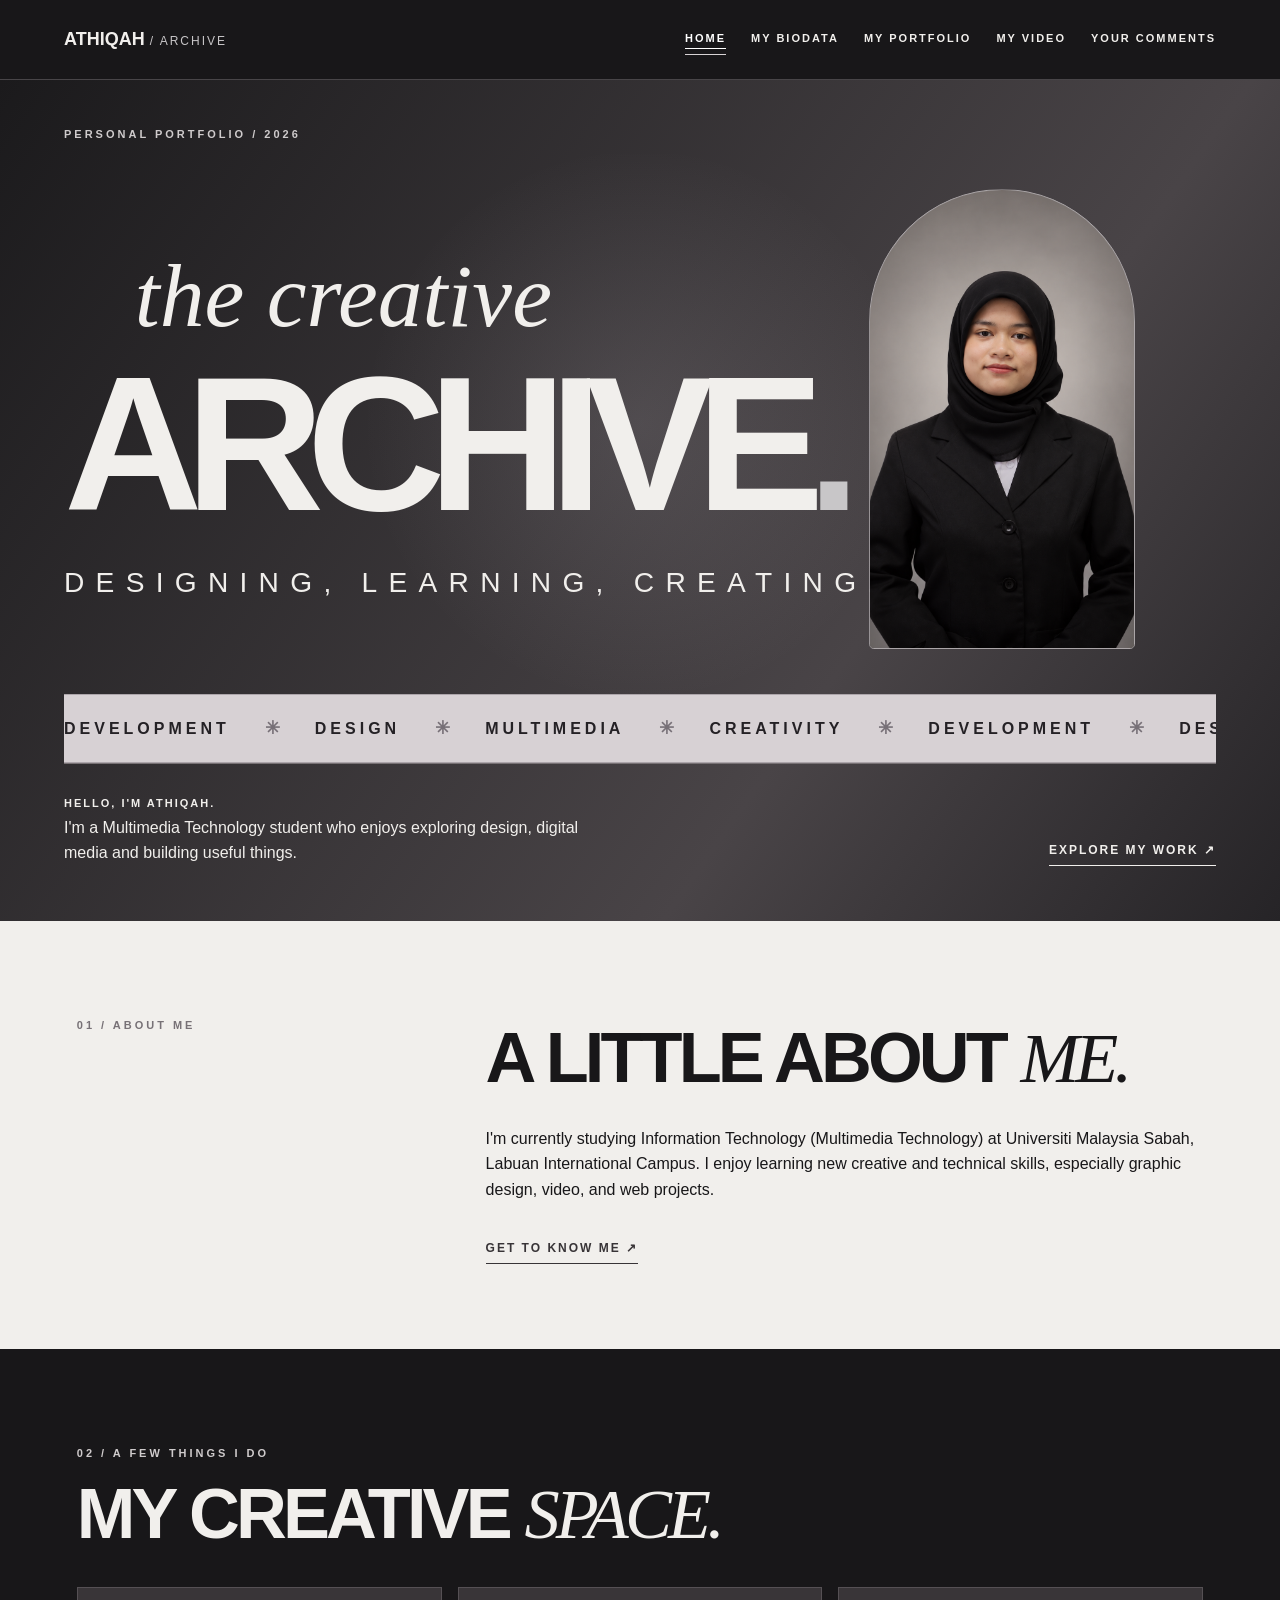
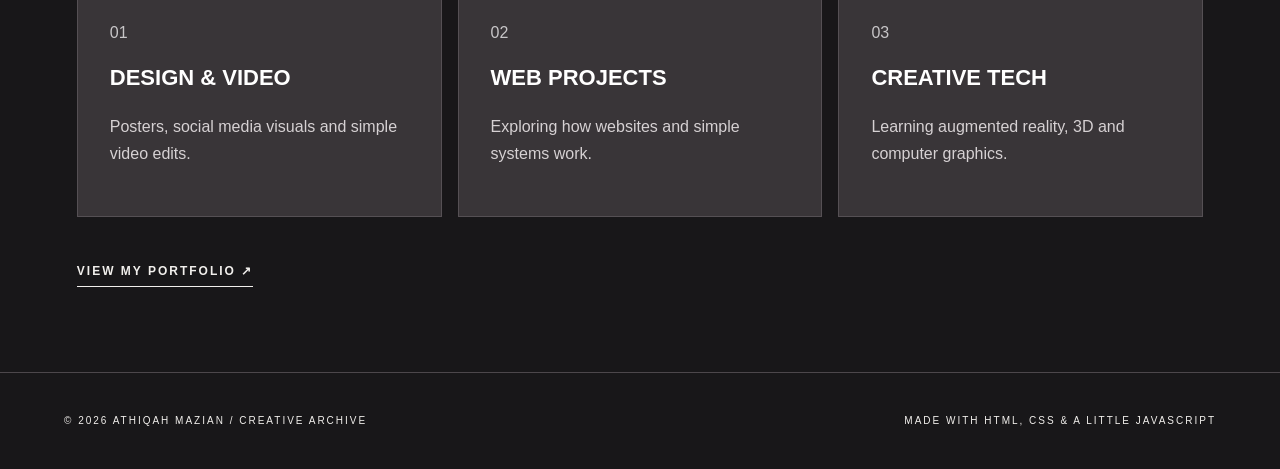
<file: index.html>
<!DOCTYPE html>
<html lang="en">
<head>
  <meta charset="UTF-8">
  <meta name="viewport" content="width=device-width, initial-scale=1.0">
  <title>Home | Athiqah's Creative Archive</title>
  <link rel="stylesheet" href="css/style.css">
</head>
<body>
  <header class="site-header">
    <a class="logo" href="index.html">ATHIQAH <span>/ ARCHIVE</span></a>
    <nav class="nav" aria-label="Main navigation">
      <a href="index.html" class="active">HOME</a>
<a href="biodata.html">MY BIODATA</a>
<a href="portfolio.html">MY PORTFOLIO</a>
<a href="video.html">MY VIDEO</a>
<a href="comments.html">YOUR COMMENTS</a>
    </nav>
  </header>
  <main>
    <section class="hero">
      <p class="small-label">PERSONAL PORTFOLIO / 2026</p>
      <div class="hero-composition">
        <div class="hero-words">
          <p class="serif">the creative</p>
          <h1>ARCHIVE<span>.</span></h1>
          <p class="tracking">DESIGNING, LEARNING, CREATING.</p>
        </div>
        <!-- EDIT PHOTO: save your image as assets/images/profile.jpg -->
        <div class="portrait-frame"><img src="assets/images/profile.jpg" alt="Portrait of Athiqah" onerror="this.style.display='none'"><span class="portrait-note">YOUR PHOTO<br>profile.jpg</span></div>
      </div>
      <div class="hero-bottom"><p><strong>HELLO, I'M ATHIQAH.</strong><br>I'm a Multimedia Technology student who enjoys exploring design, digital media and building useful things.</p><a class="text-link" href="portfolio.html">EXPLORE MY WORK ↗</a></div>
    </section>
    <section class="section light-section two-column"><p class="small-label dark-label">01 / ABOUT ME</p><div><h2>A LITTLE ABOUT <em>ME.</em></h2><p>I'm currently studying Information Technology (Multimedia Technology) at Universiti Malaysia Sabah, Labuan International Campus. I enjoy learning new creative and technical skills, especially graphic design, video, and web projects.</p><a class="text-link dark-link" href="biodata.html">GET TO KNOW ME ↗</a></div></section>
    <section class="section"><div class="section-heading"><p class="small-label">02 / A FEW THINGS I DO</p><h2>MY CREATIVE <em>SPACE.</em></h2></div><div class="three-grid"><article class="tile"><span>01</span><h3>DESIGN & VIDEO</h3><p>Posters, social media visuals and simple video edits.</p></article><article class="tile"><span>02</span><h3>WEB PROJECTS</h3><p>Exploring how websites and simple systems work.</p></article><article class="tile"><span>03</span><h3>CREATIVE TECH</h3><p>Learning augmented reality, 3D and computer graphics.</p></article></div><a class="text-link" href="portfolio.html">VIEW MY PORTFOLIO ↗</a></section>
  </main>
  <footer class="footer"><p>© <span id="year">2026</span> ATHIQAH MAZIAN / CREATIVE ARCHIVE</p><p>MADE WITH HTML, CSS & A LITTLE JAVASCRIPT</p></footer>
  <script src="js/script.js"></script>
</body>
</html>
</file>
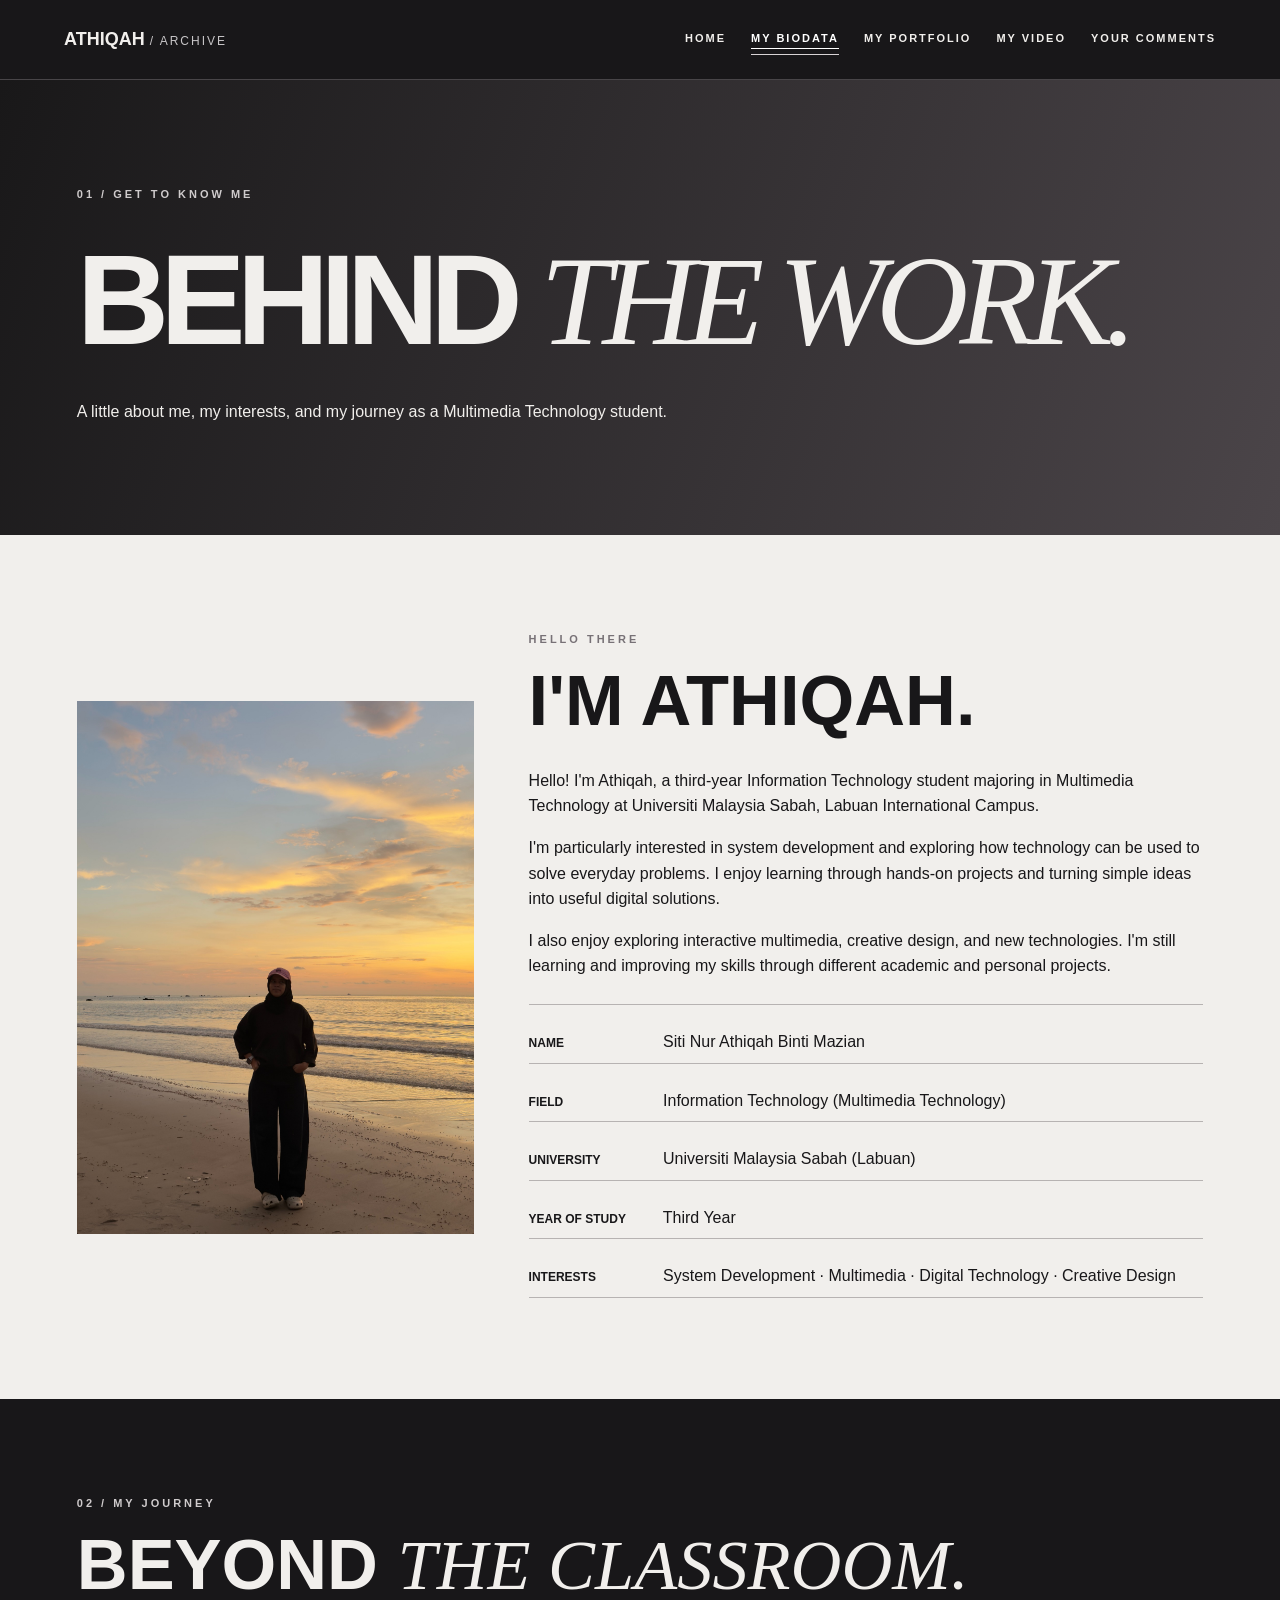
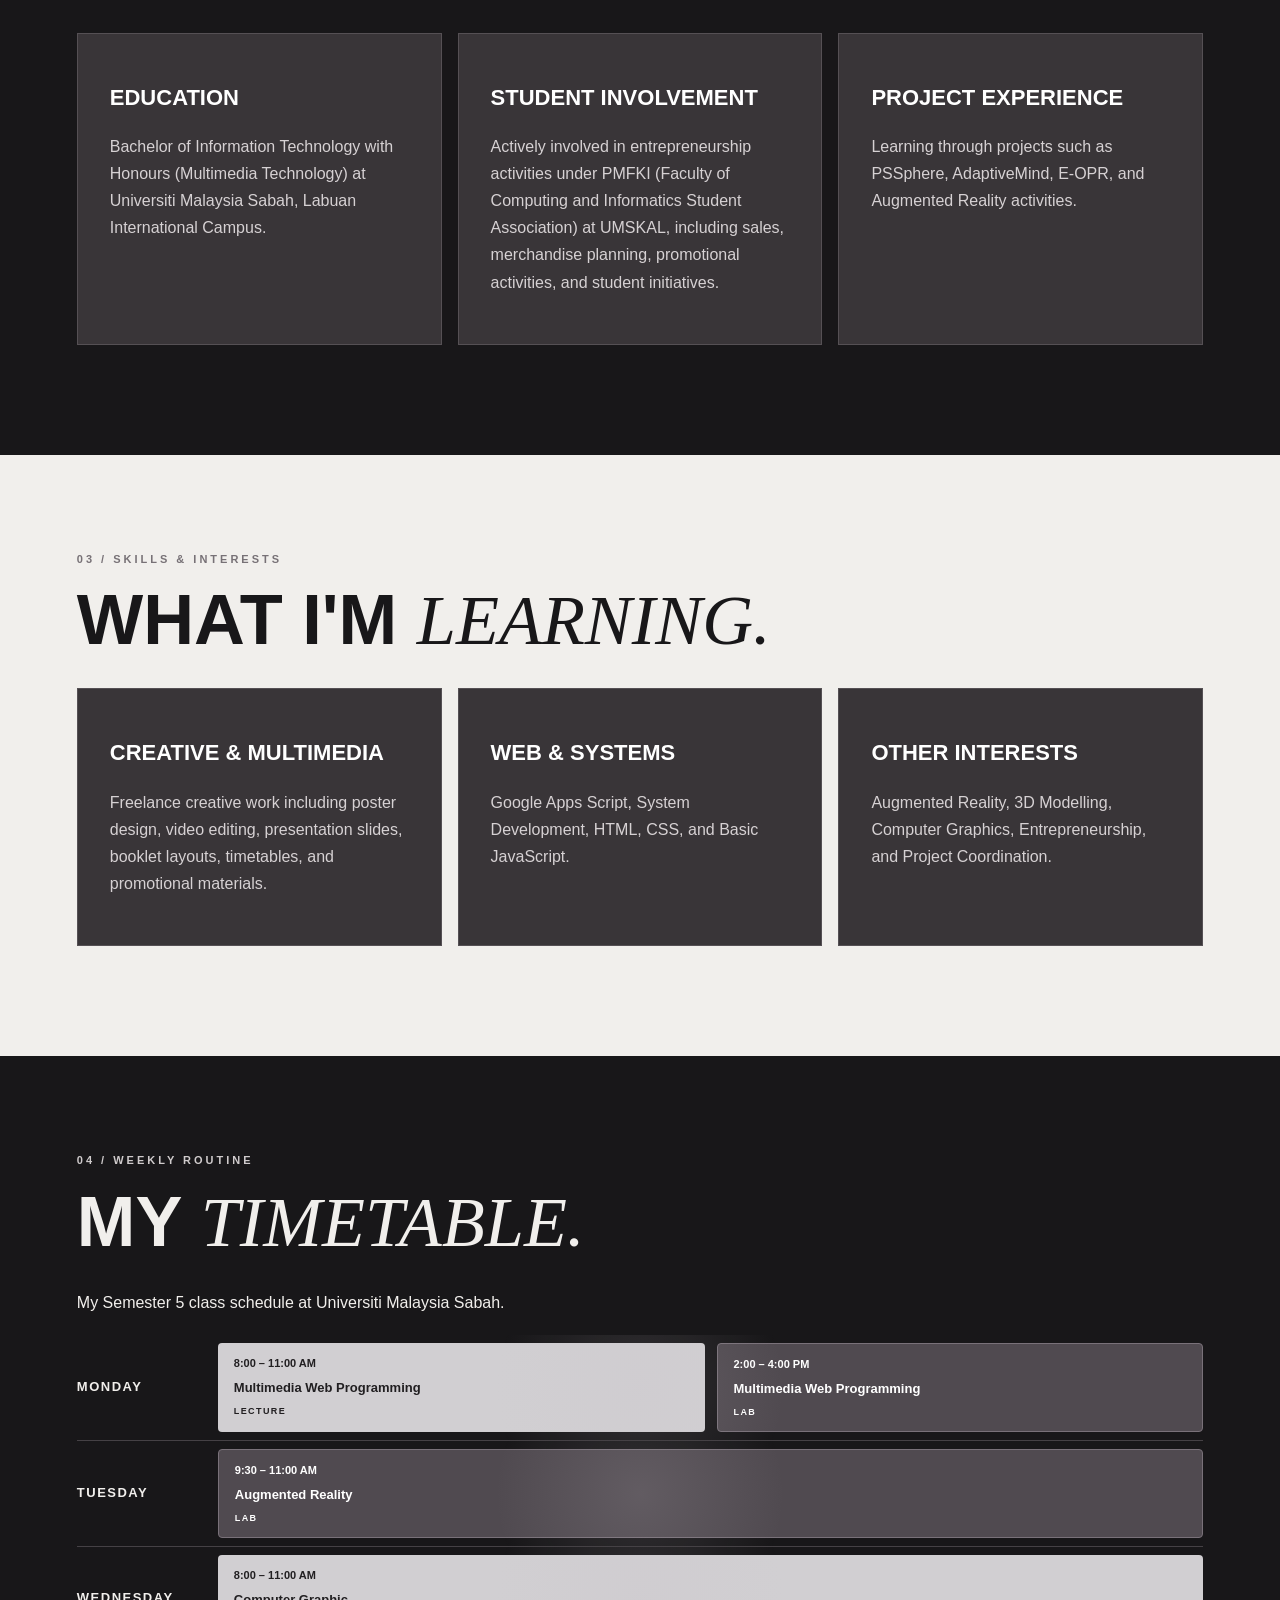
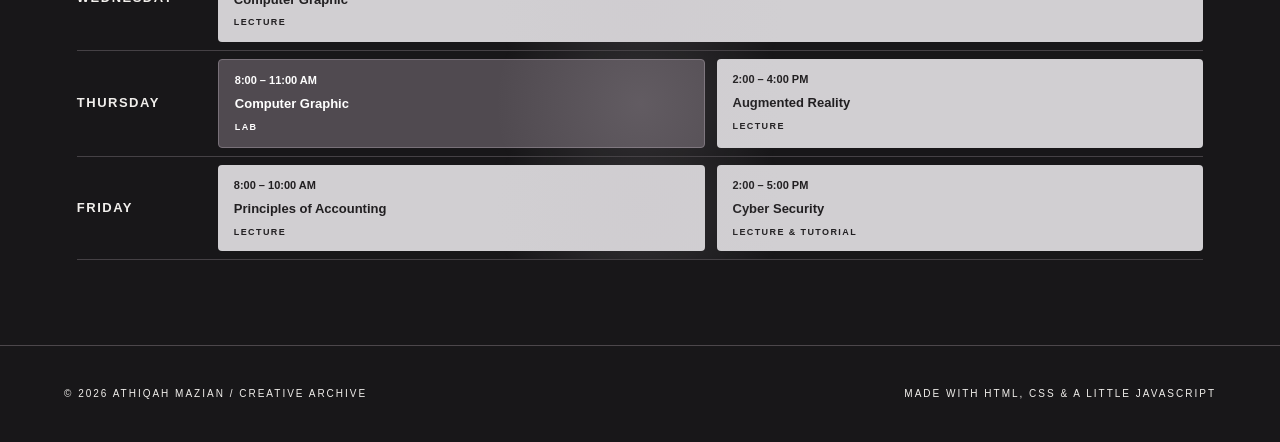
<file: biodata.html>
<!DOCTYPE html>
<html lang="en">
<head>
  <meta charset="UTF-8">
  <meta name="viewport" content="width=device-width, initial-scale=1.0">
  <title>My Biodata | Athiqah's Creative Archive</title>
  <link rel="stylesheet" href="css/style.css">
</head>

<body>

  <!-- NAVIGATION -->
  <header class="site-header">
    <a class="logo" href="index.html">
      ATHIQAH <span>/ ARCHIVE</span>
    </a>

    <nav class="nav" aria-label="Main navigation">
      <a href="index.html">HOME</a>
      <a href="biodata.html" class="active">MY BIODATA</a>
      <a href="portfolio.html">MY PORTFOLIO</a>
      <a href="video.html">MY VIDEO</a>
      <a href="comments.html">YOUR COMMENTS</a>
    </nav>
  </header>

  <main>

    <!-- PAGE TITLE -->
    <section class="page-title">
      <p class="small-label">01 / GET TO KNOW ME</p>

      <h1>BEHIND <em>THE WORK.</em></h1>

      <p>
        A little about me, my interests, and
        my journey as a Multimedia Technology student.
      </p>
    </section>


    <!-- ABOUT ME -->
    <section class="section light-section bio-grid">

      <div class="bio-photo">
        <img
          src="assets/images/biodata.jpg"
          alt="Portrait of Athiqah"
          onerror="this.style.display='none'"
        >
        <span>MY PHOTO</span>
      </div>

      <div>
        <p class="small-label dark-label">HELLO THERE</p>

        <h2>I'M ATHIQAH.</h2>

        <p>
          Hello! I'm Athiqah, a third-year Information
          Technology student majoring in Multimedia
          Technology at Universiti Malaysia Sabah,
          Labuan International Campus.
        </p>

        <p>
          I'm particularly interested in system
          development and exploring how technology
          can be used to solve everyday problems.
          I enjoy learning through hands-on projects
          and turning simple ideas into useful
          digital solutions.
        </p>

        <p>
          I also enjoy exploring interactive multimedia,
          creative design, and new technologies.
          I'm still learning and improving my skills
          through different academic and personal projects.
        </p>

        <div class="facts">
          <p>
            <b>NAME</b>
            Siti Nur Athiqah Binti Mazian
          </p>

          <p>
            <b>FIELD</b>
            Information Technology (Multimedia Technology)
          </p>

          <p>
            <b>UNIVERSITY</b>
            Universiti Malaysia Sabah (Labuan)
          </p>

          <p>
            <b>YEAR OF STUDY</b>
            Third Year
          </p>

          <p>
            <b>INTERESTS</b>
            System Development · Multimedia ·
            Digital Technology · Creative Design
          </p>
        </div>
      </div>

    </section>


    <!-- EDUCATION AND EXPERIENCE -->
    <section class="section">

      <p class="small-label">
        02 / MY JOURNEY
      </p>

      <h2>BEYOND <em>THE CLASSROOM.</em></h2>

      <div class="three-grid">

        <div class="tile">
          <h3>EDUCATION</h3>

          <p>
            Bachelor of Information Technology
            with Honours (Multimedia Technology)
            at Universiti Malaysia Sabah,
            Labuan International Campus.
          </p>
        </div>

        <div class="tile">
  <h3>STUDENT INVOLVEMENT</h3>
  <p>
    Actively involved in entrepreneurship activities
    under PMFKI (Faculty of Computing and Informatics
    Student Association) at UMSKAL, including sales,
    merchandise planning, promotional activities,
    and student initiatives.
  </p>
</div>

        <div class="tile">
          <h3>PROJECT EXPERIENCE</h3>

          <p>
            Learning through projects such as
            PSSphere, AdaptiveMind, E-OPR,
            and Augmented Reality activities.
          </p>
        </div>

      </div>
    </section>


    <!-- SKILLS AND INTERESTS -->
    <section class="section light-section">

      <p class="small-label dark-label">
        03 / SKILLS & INTERESTS
      </p>

      <h2>WHAT I'M <em>LEARNING.</em></h2>

      
<div class="three-grid">

  <div class="tile">
  <h3>CREATIVE & MULTIMEDIA</h3>
  <p>
    Freelance creative work including poster design,
    video editing, presentation slides,
    booklet layouts, timetables,
    and promotional materials.
  </p>
</div>

  <div class="tile">
    <h3>WEB & SYSTEMS</h3>
    <p>
      Google Apps Script, System Development,
      HTML, CSS, and Basic JavaScript.
    </p>
  </div>

  <div class="tile">
    <h3>OTHER INTERESTS</h3>
    <p>
      Augmented Reality, 3D Modelling,
      Computer Graphics, Entrepreneurship,
      and Project Coordination.
    </p>
  </div>

</div>



      </div>
    </section>


    <!-- WEEKLY TIMETABLE -->
    <section class="section">

      <p class="small-label">
        04 / WEEKLY ROUTINE
      </p>

      <h2>MY <em>TIMETABLE.</em></h2>

      <p>
        My Semester 5 class schedule
        at Universiti Malaysia Sabah.
      </p>

      
<div class="schedule">

  <div class="schedule-day">
    <h3>MONDAY</h3>
    <div class="schedule-classes">
      <div class="class-card lecture">
        <span>8:00 – 11:00 AM</span>
        <strong>Multimedia Web Programming</strong>
        <small>LECTURE</small>
      </div>
      <div class="class-card lab">
        <span>2:00 – 4:00 PM</span>
        <strong>Multimedia Web Programming</strong>
        <small>LAB</small>
      </div>
    </div>
  </div>

  <div class="schedule-day">
    <h3>TUESDAY</h3>
    <div class="schedule-classes">
      <div class="class-card lab">
        <span>9:30 – 11:00 AM</span>
        <strong>Augmented Reality</strong>
        <small>LAB</small>
      </div>
    </div>
  </div>

  <div class="schedule-day">
    <h3>WEDNESDAY</h3>
    <div class="schedule-classes">
      <div class="class-card lecture">
        <span>8:00 – 11:00 AM</span>
        <strong>Computer Graphic</strong>
        <small>LECTURE</small>
      </div>
    </div>
  </div>

  <div class="schedule-day">
    <h3>THURSDAY</h3>
    <div class="schedule-classes">
      <div class="class-card lab">
        <span>8:00 – 11:00 AM</span>
        <strong>Computer Graphic</strong>
        <small>LAB</small>
      </div>
      <div class="class-card lecture">
        <span>2:00 – 4:00 PM</span>
        <strong>Augmented Reality</strong>
        <small>LECTURE</small>
      </div>
    </div>
  </div>

  <div class="schedule-day">
    <h3>FRIDAY</h3>
    <div class="schedule-classes">
      <div class="class-card lecture">
        <span>8:00 – 10:00 AM</span>
        <strong>Principles of Accounting</strong>
        <small>LECTURE</small>
      </div>
      <div class="class-card lecture">
        <span>2:00 – 5:00 PM</span>
        <strong>Cyber Security</strong>
        <small>LECTURE & TUTORIAL</small>
      </div>
    </div>
  </div>

</div>


    </section>

  </main>


  <!-- FOOTER -->
  <footer class="footer">

    <p>
      © <span id="year">2026</span>
      ATHIQAH MAZIAN / CREATIVE ARCHIVE
    </p>

    <p>
      MADE WITH HTML, CSS & A LITTLE JAVASCRIPT
    </p>

  </footer>

  <script src="js/script.js"></script>

</body>
</html>
</file>
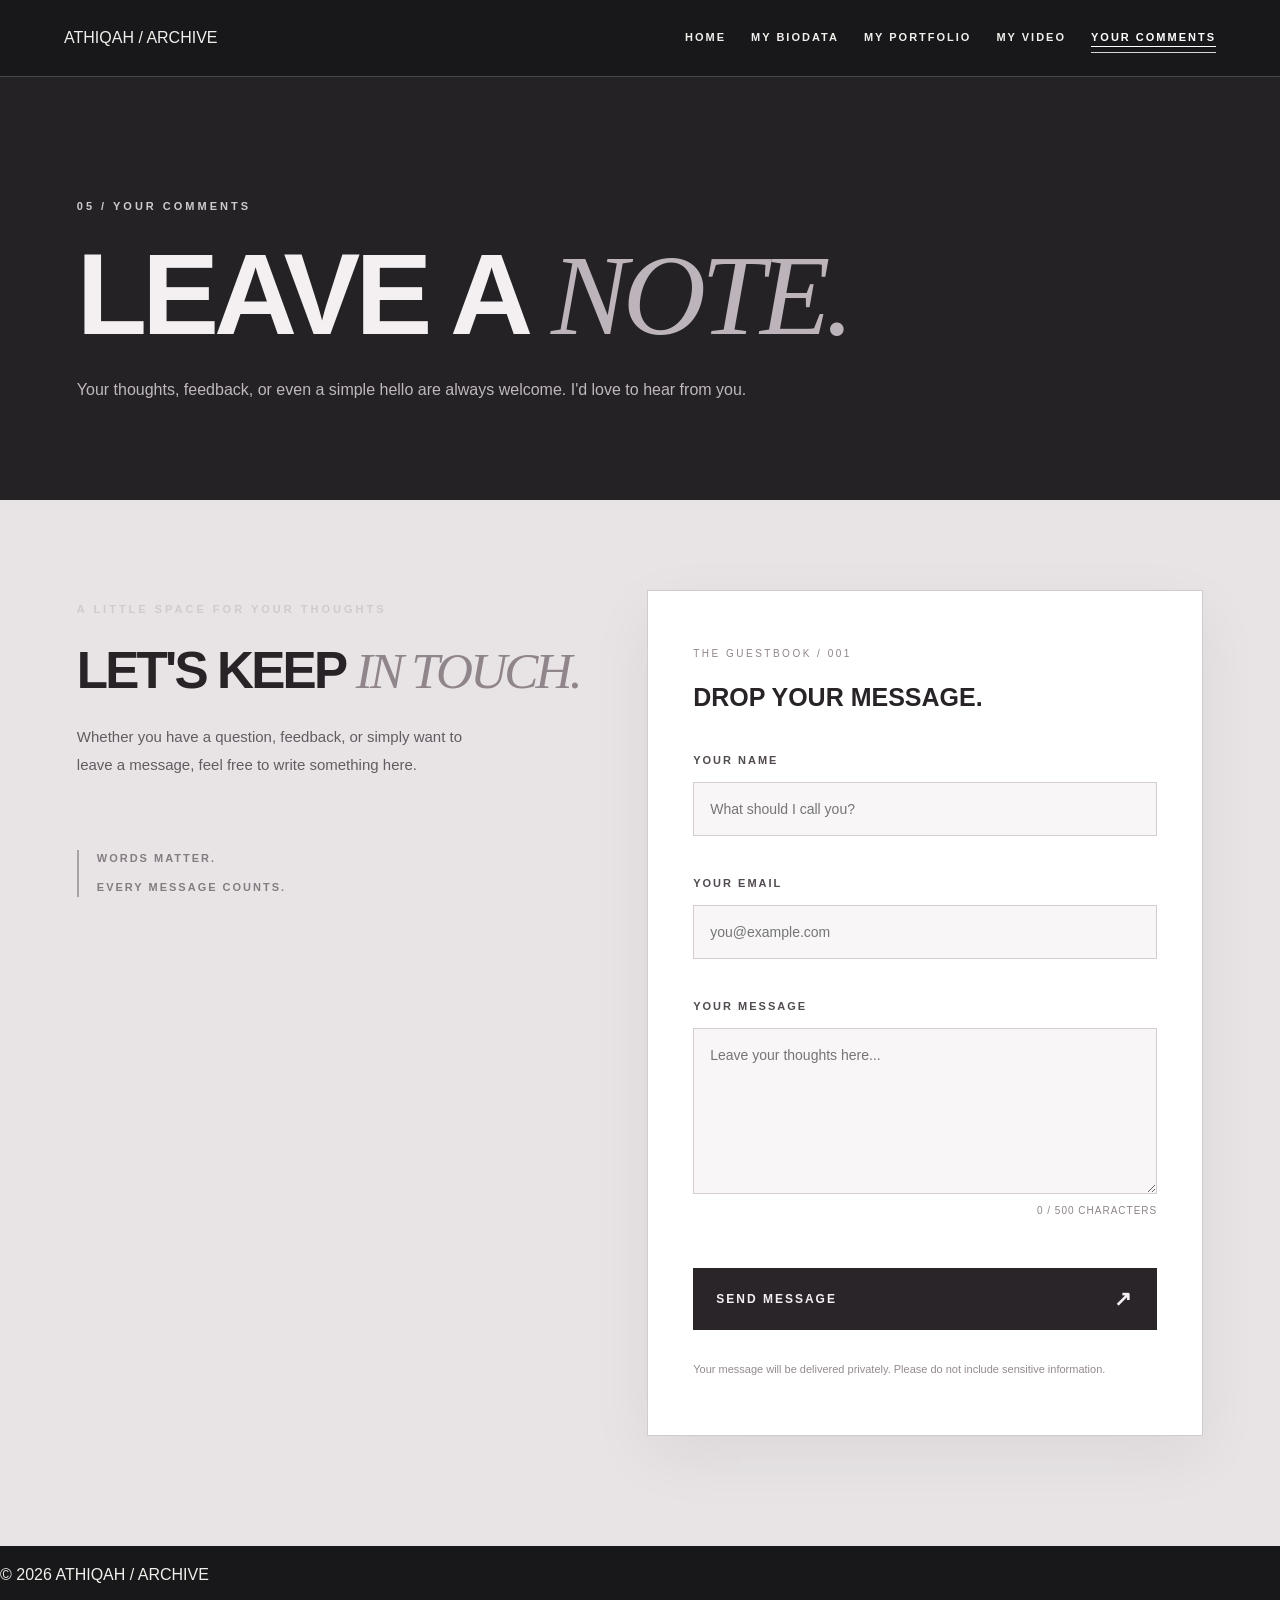
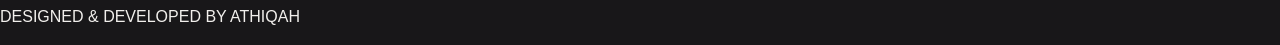
<file: comments.html>
<!DOCTYPE html>
<html lang="en">
<head>
  <meta charset="UTF-8">
  <meta name="viewport" content="width=device-width, initial-scale=1.0">

  <title>Your Comments | Athiqah Archive</title>

  <link rel="stylesheet" href="css/style.css">
</head>

<body>

  <!-- HEADER -->
  <header class="site-header">
    <a href="index.html" class="brand">
      ATHIQAH <span>/ ARCHIVE</span>
    </a>

    <nav class="nav">
      <a href="index.html">HOME</a>
      <a href="biodata.html">MY BIODATA</a>
      <a href="portfolio.html">MY PORTFOLIO</a>
      <a href="video.html">MY VIDEO</a>
      <a href="comments.html" class="active">YOUR COMMENTS</a>
    </nav>
  </header>

  <main>

    <!-- PAGE INTRO -->
    <section class="comments-hero section">

      <p class="small-label">05 / YOUR COMMENTS</p>

      <h1 class="comments-title">
        LEAVE A <em>NOTE.</em>
      </h1>

      <p class="comments-intro">
        Your thoughts, feedback, or even a simple hello
        are always welcome. I'd love to hear from you.
      </p>

    </section>

    <!-- CONTACT FORM -->
    <section class="guestbook-section section">

      <div class="guestbook-layout">

        <!-- LEFT INFORMATION -->
        <div class="guestbook-info">

          <p class="small-label">
            A LITTLE SPACE FOR YOUR THOUGHTS
          </p>

          <h2>
            LET'S KEEP <em>IN TOUCH.</em>
          </h2>

          <p>
            Whether you have a question, feedback,
            or simply want to leave a message,
            feel free to write something here.
          </p>

          <div class="guestbook-decoration">
            <span>WORDS MATTER.</span>
            <span>EVERY MESSAGE COUNTS.</span>
          </div>

        </div>

        <!-- RIGHT FORM -->
        <div class="guestbook-form-box">

          <p class="form-eyebrow">
            THE GUESTBOOK / 001
          </p>

          <h3>DROP YOUR MESSAGE.</h3>

          <form
            action="https://formsubmit.co/athiqah05@gmail.com"
            method="POST"
            id="guestbookForm"
          >

            <!-- FORMSUBMIT SETTINGS -->
            <input
              type="hidden"
              name="_subject"
              value="New Message - ATHIQAH / ARCHIVE"
            >

            <input
              type="hidden"
              name="_captcha"
              value="true"
            >

            <input
              type="text"
              name="_honey"
              style="display:none"
              tabindex="-1"
              autocomplete="off"
            >

            <!-- NAME -->
            <div class="guestbook-field">
              <label for="visitorName">YOUR NAME</label>

              <input
                type="text"
                id="visitorName"
                name="name"
                placeholder="What should I call you?"
                maxlength="80"
                required
              >
            </div>

            <!-- EMAIL -->
            <div class="guestbook-field">
              <label for="visitorEmail">YOUR EMAIL</label>

              <input
                type="email"
                id="visitorEmail"
                name="email"
                placeholder="you@example.com"
                required
              >
            </div>

            <!-- MESSAGE -->
            <div class="guestbook-field">

              <label for="visitorMessage">
                YOUR MESSAGE
              </label>

              <textarea
                id="visitorMessage"
                name="message"
                rows="6"
                maxlength="500"
                placeholder="Leave your thoughts here..."
                required
              ></textarea>

              <p class="character-count">
                <span id="messageCount">0</span> / 500
                CHARACTERS
              </p>

            </div>

            <!-- SUBMIT -->
            <button
              type="submit"
              class="guestbook-submit"
            >
              SEND MESSAGE
              <span aria-hidden="true">↗</span>
            </button>

            <p class="guestbook-notice">
              Your message will be delivered privately.
              Please do not include sensitive information.
            </p>

          </form>

        </div>

      </div>

    </section>

  </main>

  <!-- FOOTER -->
  <footer class="site-footer">
    <p>© 2026 ATHIQAH / ARCHIVE</p>
    <p>DESIGNED & DEVELOPED BY ATHIQAH</p>
  </footer>

  <script src="js/script.js"></script>

  <!-- CHARACTER COUNTER -->
  <script>
    const messageField =
      document.getElementById("visitorMessage");

    const messageCount =
      document.getElementById("messageCount");

    messageField.addEventListener("input", function () {
      messageCount.textContent = messageField.value.length;
    });
  </script>

</body>
</html>
</file>
<file: css/style.css>
/* SILVER NOIR — beginner-friendly CSS. EDIT COLORS HERE */
:root { --black:#181719; --taupe:#3c393b; --silver:#c8c6c8; --pearl:#f1efec; --line:#666267; }
* { box-sizing:border-box; }
body { margin:0; background:var(--black); color:var(--pearl); font-family:Arial,Helvetica,sans-serif; line-height:1.6; }
a { color:inherit; text-decoration:none; }
img { max-width:100%; }
.site-header { display:flex; justify-content:space-between; align-items:center; gap:24px; padding:25px 5%; border-bottom:1px solid #484548; }
.logo { font-size:18px; font-weight:bold; white-space:nowrap; }
.logo span { font-size:12px; font-weight:normal; color:var(--silver); letter-spacing:2px; }
.nav { display:flex; gap:25px; flex-wrap:wrap; }
.nav a { font-size:11px; letter-spacing:2px; font-weight:bold; }
.nav a:hover,.nav .active { color:white; border-bottom:1px solid white; }
.hero { padding:35px 5% 55px; background:linear-gradient(125deg,#1b1a1c,#494447 67%,#262427); }
.small-label { font-size:11px; letter-spacing:3px; font-weight:bold; color:#cfcbcc; }
.hero-composition { min-height:540px; position:relative; display:flex; align-items:center; }
.hero-words { position:relative; z-index:2; width:100%; pointer-events:none; }
.serif { font-family:Georgia,serif; font-size:clamp(40px,7vw,100px); font-style:italic; margin:0 0 -20px 8%; }
h1,h2,h3,p { overflow-wrap:break-word; }
.hero h1 { font-size:clamp(72px,15vw,230px); letter-spacing:-.09em; line-height:1; margin:0; font-weight:900; }
.hero h1 span { color:var(--silver); }
.tracking { font-size:clamp(12px,2.2vw,29px); letter-spacing:.4em; margin:20px 0; }
.portrait-frame { position:absolute; right:7%; bottom:5px; height:460px; width:30%; min-width:260px; background:linear-gradient(#a7a3a5,#545052); border-radius:220px 220px 8px 8px; border:1px solid #aaa5a7; overflow:hidden; display:flex; align-items:center; justify-content:center; }
.portrait-frame img { height:100%; width:100%; object-fit:cover; object-position:top; position:absolute; inset:0; }
.portrait-note { text-align:center; letter-spacing:3px; font-size:12px; color:#eee; }
.portrait-frame:has(img:not([style*="display: none"])) .portrait-note { display:none; }
.hero-bottom { display:flex; justify-content:space-between; align-items:end; gap:25px; border-top:1px solid #777174; padding-top:25px; }
.hero-bottom p { max-width:540px; margin:0; }
.hero-bottom strong { font-size:11px; letter-spacing:2px; }
.text-link { display:inline-block; margin-top:20px; border-bottom:1px solid currentColor; padding-bottom:5px; font-size:12px; font-weight:bold; letter-spacing:2px; }
.section { padding:85px 6%; }
.light-section { background:var(--pearl); color:var(--black); }
.dark-label { color:#777176; }
.two-column { display:grid; grid-template-columns:1fr 2fr; gap:50px; }
h2 { font-size:clamp(34px,5.5vw,75px); line-height:1.05; letter-spacing:-.055em; margin:15px 0 30px; }
h2 em,.page-title em { font-family:Georgia,serif; font-weight:normal; }
.section p { max-width:780px; }
.dark-link { color:#383437; }
.section-heading { margin-bottom:35px; }
.three-grid { display:grid; grid-template-columns:repeat(3,1fr); gap:16px; margin:25px 0; }
.tile { background:#373337; padding:30px; min-height:190px; border:1px solid #555054; }
.tile h3 { font-size:22px; margin:14px 0; }
.tile span { color:var(--silver); }
.page-title { padding:95px 6%; background:linear-gradient(110deg,#191819,#4b4549); }
.page-title h1 { font-size:clamp(48px,10vw,140px); line-height:1.05; letter-spacing:-.07em; margin:30px 0; }
.page-title>p:last-child { max-width:650px; }
.bio-grid { display:grid; grid-template-columns:1fr 1.7fr; gap:55px; align-items:center; }
.bio-photo { background:#b8b4b5; min-height:380px; position:relative; display:flex; align-items:center; justify-content:center; }
.bio-photo img { position:absolute; width:100%; height:100%; object-fit:cover; }
.bio-photo span { font-size:12px; letter-spacing:2px; }
.facts { border-top:1px solid #b7b3b2; margin-top:25px; }
.facts p { border-bottom:1px solid #b7b3b2; padding:8px 0; }
.facts b { display:inline-block; width:130px; font-size:12px; }
.table-scroll { overflow-x:auto; }
table { width:100%; border-collapse:collapse; min-width:560px; }
th,td { border-bottom:1px solid #b8b5b3; text-align:left; padding:16px; }
th { background:#3c393b; color:white; }
.project-grid { display:grid; grid-template-columns:repeat(2,minmax(0,1fr)); gap:25px; margin:40px 0; }
.project-card { background:white; border:1px solid #d4d0ce; }
.project-image { height:310px; background:linear-gradient(130deg,#999497,#494549); position:relative; display:flex; justify-content:center; align-items:center; color:white; }
.project-image img { position:absolute; inset:0; width:100%; height:100%; object-fit:contain; background:#e4e0df; }
.project-image span { font-size:12px; letter-spacing:2px; }
.project-meta { padding:23px; }
.project-meta span { color:#807a7e; letter-spacing:2px; font-size:11px; }
.project-meta h3 { font-size:25px; margin:12px 0; }
.muted-dark { color:#676165; }
.video-box { background:#232123; padding:12px; }
.video-box video { display:block; width:100%; max-height:600px; }
form { display:flex; flex-direction:column; gap:12px; }
label { font-size:12px; font-weight:bold; letter-spacing:1px; }
input,select,textarea { width:100%; padding:15px; border:1px solid #aaa4a7; border-radius:0; font:inherit; background:white; color:#252225; }
button { background:#343034; color:white; border:0; padding:18px; cursor:pointer; font-weight:bold; letter-spacing:2px; }
button:hover { background:#5b555b; }
.footer { padding:30px 5%; display:flex; justify-content:space-between; flex-wrap:wrap; gap:15px; border-top:1px solid #4c474b; }
.footer p { font-size:10px; letter-spacing:2px; }
@media(max-width:800px) { .site-header { flex-direction:column; align-items:flex-start; }.nav { gap:14px; }.hero-composition { min-height:470px; }.portrait-frame { height:330px; min-width:0; width:45%; right:0; }.hero h1 { font-size:15vw; }.two-column,.bio-grid { grid-template-columns:1fr; gap:20px; }.three-grid { grid-template-columns:1fr; }.project-grid { grid-template-columns:1fr; }.page-title { padding:60px 6%; }.section { padding:55px 6%; } }
@media(max-width:500px) { .hero-composition { min-height:390px; align-items:flex-start; padding-top:70px; }.portrait-frame { height:270px; width:53%; bottom:0; }.serif { font-size:39px; margin-bottom:0; }.hero h1 { font-size:17vw; }.tracking { max-width:240px; letter-spacing:2px; }.hero-bottom { flex-direction:column; align-items:flex-start; }.nav a { font-size:10px; letter-spacing:1px; }.project-image { height:230px; } }

/* BIODATA PHOTO - FULL IMAGE */
.bio-photo {
  height: auto !important;
  min-height: 0 !important;
  overflow: visible !important;
}

.bio-photo img {
  position: static !important;
  width: 100%;
  height: auto !important;
  object-fit: contain !important;
  display: block;
}

.bio-photo span {
  display: none;
}

/* SKILLS CARDS */
.three-grid .tile {
  background-color: #393538;
  color: #f5f3f0;
  padding: 32px;
}

.three-grid .tile h3 {
  color: #ffffff;
  margin-bottom: 18px;
}

.three-grid .tile p {
  color: #d6d1d3;
  line-height: 1.7;
}

/* SILVER NOIR TIMETABLE */

.schedule {
  margin-top: 35px;
}

.schedule-day {
  display: grid;
  grid-template-columns: 160px 1fr;
  gap: 20px;
  padding: 15px 0;
  border-bottom: 1px solid #555155;
}

.schedule-day h3 {
  font-size: 15px;
  letter-spacing: 2px;
  margin-top: 18px;
}

.schedule-classes {
  display: grid;
  grid-template-columns: repeat(2, minmax(0, 1fr));
  gap: 12px;
}

.class-card {
  padding: 18px 22px;
  border-radius: 5px;
  display: flex;
  flex-direction: column;
  gap: 8px;
}

.class-card span {
  font-size: 12px;
  font-weight: bold;
}

.class-card strong {
  font-size: 15px;
}

.class-card small {
  font-size: 10px;
  letter-spacing: 2px;
  font-weight: bold;
}

.class-card.lecture {
  background: #d1cfd2;
  color: #211f21;
}

.class-card.lab {
  background: #504a50;
  color: #ffffff;
  border: 1px solid #797179;
}

@media (max-width: 700px) {
  .schedule-day {
    grid-template-columns: 1fr;
    gap: 8px;
  }

  .schedule-classes {
    grid-template-columns: 1fr;
  }
}

/* COMPACT SILVER NOIR TIMETABLE */

.schedule {
  margin-top: 20px;
}

.schedule-day {
  display: grid;
  grid-template-columns: 125px 1fr;
  gap: 16px;
  align-items: center;
  padding: 8px 0;
  border-bottom: 1px solid #454145;
}

.schedule-day h3 {
  font-size: 13px;
  letter-spacing: 1.5px;
  margin: 0;
}

.schedule-classes {
  display: grid;
  grid-template-columns: repeat(2, minmax(0, 1fr));
  gap: 12px;
}

.class-card {
  padding: 12px 16px;
  border-radius: 4px;
  display: flex;
  flex-direction: column;
  gap: 5px;
}

.class-card span {
  font-size: 11px;
  font-weight: 600;
}

.class-card strong {
  font-size: 13px;
}

.class-card small {
  font-size: 9px;
  letter-spacing: 1.4px;
  font-weight: bold;
}

.class-card.lecture {
  background: #d1cfd2;
  color: #211f21;
}

.class-card.lab {
  background: #504a50;
  color: #ffffff;
  border: 1px solid #797179;
}

@media (max-width: 700px) {
  .schedule-day {
    grid-template-columns: 1fr;
    gap: 8px;
  }

  .class-card {
    flex: 1 1 100%;
  }
}
/* Expand single-class days */
.schedule-classes .class-card:only-child {
  grid-column: 1 / -1;
}

/* PORTFOLIO GALLERY */

.project-grid {
  display: grid;
  grid-template-columns: repeat(2, minmax(0, 1fr));
  gap: 24px;
  margin-top: 35px;
}

.project-card {
  background: #ffffff;
  color: #211f21;
  border: 1px solid #d4d0ce;
  overflow: hidden;
  transition: transform 0.3s ease;
}

.project-card:hover {
  transform: translateY(-5px);
}

.project-image {
  height: 360px;
  background: #343034;
  overflow: hidden;
}

.project-image img {
  position: static;
  width: 100%;
  height: 100%;
  object-fit: contain;
  display: block;
}

.project-meta {
  padding: 24px;
}

.project-meta span {
  color: #807a7e;
  font-size: 11px;
  letter-spacing: 2px;
}

.project-meta h3 {
  color: #211f21;
  font-size: 24px;
  margin: 12px 0;
}

.project-meta p {
  color: #565056;
  line-height: 1.6;
}

@media (max-width: 700px) {
  .project-grid {
    grid-template-columns: 1fr;
  }

  .project-image {
    height: 300px;
  }
}

/* PORTFOLIO IMAGE ZOOM */

.project-image img {
  cursor: zoom-in;
}

.image-lightbox {
  display: none;
  position: fixed;
  inset: 0;
  background: rgba(0, 0, 0, 0.92);
  z-index: 9999;
  align-items: center;
  justify-content: center;
  padding: 50px 20px;
}

.image-lightbox.open {
  display: flex;
}

.image-lightbox img {
  max-width: 95%;
  max-height: 90vh;
  object-fit: contain;
  border-radius: 5px;
}

.lightbox-close {
  position: absolute;
  top: 15px;
  right: 25px;
  background: none;
  border: none;
  color: white;
  font-size: 38px;
  cursor: pointer;
  padding: 5px 12px;
}

.lightbox-close:hover {
  color: #bdb7bb;
}

/* ==================================
   SILVER NOIR - WEBSITE ANIMATIONS
================================== */

/* Smooth scrolling */
html {
  scroll-behavior: smooth;
}

/* Fade in when scrolling */
.reveal {
  opacity: 0;
  transform: translateY(35px);
  transition: opacity 0.8s ease,
              transform 0.8s ease;
}

.reveal.visible {
  opacity: 1;
  transform: translateY(0);
}

/* Navigation underline */
.nav a {
  position: relative;
  text-decoration: none;
}

.nav a::after {
  content: "";
  position: absolute;
  left: 0;
  bottom: -7px;
  width: 0;
  height: 1px;
  background: #d8d3d5;
  transition: width 0.3s ease;
}

.nav a:hover::after,
.nav a.active::after {
  width: 100%;
}

/* Portfolio card hover */
.project-card {
  transition: transform 0.35s ease,
              box-shadow 0.35s ease;
}

.project-card:hover {
  transform: translateY(-7px);
  box-shadow: 0 15px 35px rgba(0, 0, 0, 0.18);
}

/* Image zoom inside cards */
.project-image img {
  transition: transform 0.5s ease;
}

.project-card:hover .project-image img {
  transform: scale(1.035);
}

/* Floating homepage portrait */
.portrait-frame {
  animation: portraitFloat 5s ease-in-out infinite;
}

@keyframes portraitFloat {
  0%, 100% {
    transform: translateY(0);
  }

  50% {
    transform: translateY(-10px);
  }
}

/* Accessibility */
@media (prefers-reduced-motion: reduce) {
  html {
    scroll-behavior: auto;
  }

  .reveal {
    opacity: 1;
    transform: none;
    transition: none;
  }

  .portrait-frame {
    animation: none;
  }

  .project-card,
  .project-image img,
  .nav a::after {
    transition: none;
  }
}

/* =========================================
   ATHIQAH / ARCHIVE
   SILVER NOIR MOTION EDITION
========================================= */

/* 01 - CINEMATIC INTRO */

.archive-intro-item {
  opacity: 0;
  clip-path: inset(0 0 100% 0);
  transition:
    opacity 0.9s ease,
    clip-path 1.1s cubic-bezier(.22, 1, .36, 1);
  transition-delay: var(--intro-delay, 0s);
}

.archive-intro-item.intro-show {
  opacity: 1;
  clip-path: inset(0 0 0 0);
}

/* 02 - MOUSE SPOTLIGHT */

.hero-composition {
  position: relative;
  isolation: isolate;
  --mouse-x: 50%;
  --mouse-y: 50%;
}

.hero-composition::before {
  content: "";
  position: absolute;
  inset: 0;
  z-index: 0;
  pointer-events: none;
  background: radial-gradient(
    circle 370px at var(--mouse-x) var(--mouse-y),
    rgba(225, 216, 225, 0.13),
    transparent 75%
  );
}

.hero-composition > * {
  position: relative;
  z-index: 1;
}

/* 03 - PORTFOLIO IMAGE REVEAL */

.project-image.archive-mask {
  clip-path: inset(0 0 100% 0);
  transition: clip-path 1s cubic-bezier(.22, 1, .36, 1);
  transition-delay: var(--image-delay, 0s);
}

.project-image.archive-mask.mask-show {
  clip-path: inset(0 0 0 0);
}

/* 04 - MOVING TYPOGRAPHY */

.archive-marquee {
  overflow: hidden;
  width: 100%;
  padding: 19px 0;
  background: #d7d1d4;
  color: #242125;
  border-top: 1px solid #aca5aa;
  border-bottom: 1px solid #aca5aa;
}

.archive-marquee-track {
  display: flex;
  width: max-content;
  animation: archiveScroll 30s linear infinite;
}

.archive-marquee-content {
  display: flex;
  flex-shrink: 0;
  align-items: center;
  gap: 35px;
  padding-right: 35px;
  white-space: nowrap;
}

.archive-marquee-content span {
  font-size: 16px;
  font-weight: 700;
  letter-spacing: 4px;
}

.archive-marquee-content b {
  color: #777077;
  font-size: 18px;
}

@keyframes archiveScroll {
  from {
    transform: translateX(0);
  }

  to {
    transform: translateX(-50%);
  }
}

/* 05 - SCROLL PROGRESS BAR */

.archive-progress {
  position: fixed;
  top: 0;
  left: 0;
  z-index: 10000;
  width: 100%;
  height: 3px;
  background: linear-gradient(
    90deg,
    #8b858b,
    #e9e5e8,
    #aaa2a9
  );
  transform: scaleX(0);
  transform-origin: left;
  pointer-events: none;
}

/* MOBILE + ACCESSIBILITY */

@media (max-width: 700px) {
  .archive-marquee {
    padding: 14px 0;
  }

  .archive-marquee-content span {
    font-size: 12px;
    letter-spacing: 2px;
  }

  .hero-composition::before {
    display: none;
  }
}

@media (prefers-reduced-motion: reduce) {
  .archive-intro-item {
    opacity: 1;
    clip-path: none;
    transition: none;
  }

  .project-image.archive-mask {
    clip-path: none;
    transition: none;
  }

  .archive-marquee-track {
    animation: none;
  }
}

/* FIX PORTFOLIO IMAGES */

.project-image.archive-mask {
  clip-path: none !important;
}

.project-image img {
  opacity: 1 !important;
  visibility: visible !important;
}

/* =========================================
   BIODATA - SILVER NOIR INTERACTIONS
========================================= */

/* Cinematic heading */
.bio-animated-heading {
  animation: bioHeading 1.1s ease both;
}

@keyframes bioHeading {
  from {
    opacity: 0;
    transform: translateY(28px);
    letter-spacing: 5px;
  }

  to {
    opacity: 1;
    transform: translateY(0);
    letter-spacing: normal;
  }
}

/* 3D tilt effect */
.bio-tilt-card {
  transform-style: preserve-3d;
  transition: transform 0.25s ease,
              box-shadow 0.25s ease;
  will-change: transform;
}

.bio-tilt-card:hover {
  box-shadow: 0 22px 45px rgba(0, 0, 0, 0.14);
}

.bio-tilt-card > * {
  transform: translateZ(8px);
}

/* Experience glow */
.bio-experience-glow {
  position: relative;
  transition: background 0.35s ease,
              box-shadow 0.35s ease;
}

.bio-experience-glow:hover {
  background: rgba(200, 192, 198, 0.08);
  box-shadow: inset 3px 0 0 #bcb4ba;
}

/* Timetable effect */
.bio-timetable-row {
  transition: transform 0.3s ease,
              filter 0.3s ease,
              box-shadow 0.3s ease;
}

.bio-timetable-row:hover {
  transform: translateX(7px);
  filter: brightness(1.06);
  box-shadow: 0 10px 24px rgba(0, 0, 0, 0.08);
}

/* Accessibility */
@media (prefers-reduced-motion: reduce) {
  .bio-animated-heading {
    animation: none;
  }

  .bio-tilt-card,
  .bio-timetable-row {
    transform: none !important;
    transition: none;
  }
}

/* ========================================
   BIODATA - INTERACTIVE TIMETABLE
======================================== */

/* Day entrance */
.tt-motion {
  opacity: 0;
  transform: translateY(24px);
  transition:
    opacity .65s ease,
    transform .65s ease,
    box-shadow .3s ease,
    filter .3s ease;
  transition-delay: var(--tt-delay, 0ms);
}

.tt-motion.tt-visible {
  opacity: 1;
  transform: translateY(0);
}

/* Interactive row */
.tt-motion.tt-visible {
  cursor: pointer;
  position: relative;
}

/* Mouse spotlight */
.tt-motion.tt-visible::after {
  content: "";
  position: absolute;
  inset: 0;
  pointer-events: none;
  border-radius: inherit;
  background: radial-gradient(
    circle 170px at var(--tt-x, 50%) var(--tt-y, 50%),
    rgba(200, 192, 200, .15),
    transparent 85%
  );
}

/* Hover effect */
.tt-motion.tt-visible:hover {
  box-shadow: 0 12px 28px rgba(0, 0, 0, .12);
  filter: brightness(1.04);
}

/* Selected day */
.tt-motion.tt-selected {
  outline: 2px solid #a9a0a8;
  outline-offset: 3px;
  box-shadow: 0 15px 35px rgba(0, 0, 0, .15);
}

/* Today indicator */
.tt-today-label {
  display: inline-block;
  padding: 4px 10px;
  margin-left: 10px;
  background: #d3cbd1;
  color: #221f22;
  font-size: 10px;
  font-weight: 800;
  letter-spacing: 1.5px;
  border-radius: 20px;
  vertical-align: middle;
}

/* Dim other days when selected */
.tt-dimmed {
  opacity: .45 !important;
}

/* Reduced motion */
@media (prefers-reduced-motion: reduce) {
  .tt-motion {
    opacity: 1;
    transform: none;
    transition: none;
  }
}

/* TIMETABLE - ACTUAL HTML CLASS */

.schedule-day.bio-timetable-row {
  transition:
    transform 0.3s ease,
    box-shadow 0.3s ease,
    filter 0.3s ease;
}

.schedule-day.bio-timetable-row:hover {
  transform: translateX(7px);
  box-shadow: 0 12px 28px rgba(0, 0, 0, 0.12);
}

/* ==========================================
   YOUR COMMENTS - SILVER NOIR GUESTBOOK
========================================== */

.comments-hero {
  padding-top: 110px;
  padding-bottom: 80px;
  background: #252226;
  color: #f4f0f2;
}

.comments-title {
  font-size: clamp(60px, 9vw, 140px);
  line-height: 0.95;
  letter-spacing: -5px;
  margin: 25px 0;
}

.comments-title em {
  color: #bcb4ba;
  font-family: Georgia, serif;
  font-weight: normal;
}

.comments-intro {
  max-width: 500px;
  color: #bfb8bd;
  font-size: 16px;
  line-height: 1.8;
}

.guestbook-section {
  background: #e8e4e5;
  color: #272327;
  padding-top: 90px;
  padding-bottom: 110px;
}

.guestbook-layout {
  display: grid;
  grid-template-columns: 1fr 1.1fr;
  gap: 65px;
  align-items: start;
}

.guestbook-info h2 {
  font-size: clamp(36px, 4vw, 65px);
  line-height: 1.05;
  margin: 25px 0;
}

.guestbook-info h2 em {
  font-family: Georgia, serif;
  color: #8f858b;
  font-weight: normal;
}

.guestbook-info > p:not(.small-label) {
  max-width: 400px;
  font-size: 15px;
  line-height: 1.9;
  color: #645b62;
}

.guestbook-decoration {
  display: flex;
  flex-direction: column;
  gap: 12px;
  margin-top: 70px;
  padding-left: 18px;
  border-left: 2px solid #aaa1a7;
}

.guestbook-decoration span {
  font-size: 11px;
  letter-spacing: 2px;
  font-weight: 700;
  color: #857b82;
}

.guestbook-form-box {
  padding: 45px;
  background: #fff;
  border: 1px solid #d1cbcf;
  box-shadow: 0 20px 60px rgba(30, 25, 30, 0.06);
}

.form-eyebrow {
  font-size: 10px;
  letter-spacing: 2.5px;
  color: #8f858b;
}

.guestbook-form-box h3 {
  font-size: 25px;
  margin: 15px 0 35px;
  color: #272327;
}

.guestbook-field {
  margin-bottom: 27px;
}

.guestbook-field label {
  display: block;
  margin-bottom: 12px;
  font-size: 11px;
  letter-spacing: 2px;
  font-weight: 700;
  color: #514a50;
}

.guestbook-field input,
.guestbook-field textarea {
  display: block;
  width: 100%;
  padding: 15px 16px;
  border: 1px solid #d3cdd1;
  background: #f8f6f7;
  color: #292529;
  font-family: inherit;
  font-size: 14px;
  border-radius: 0;
  box-sizing: border-box;
  outline: none;
  transition:
    border-color 0.3s ease,
    box-shadow 0.3s ease,
    background 0.3s ease;
}

.guestbook-field textarea {
  resize: vertical;
  min-height: 140px;
}

.guestbook-field input:focus,
.guestbook-field textarea:focus {
  background: #fff;
  border-color: #958a92;
  box-shadow: 0 0 0 4px rgba(160, 150, 160, 0.13);
}

.character-count {
  margin-top: 9px;
  text-align: right;
  font-size: 10px;
  letter-spacing: 1px;
  color: #8d848a;
}

.guestbook-submit {
  width: 100%;
  display: flex;
  justify-content: space-between;
  align-items: center;
  padding: 18px 22px;
  background: #292529;
  color: #f5f1f3;
  border: 1px solid #292529;
  font-family: inherit;
  font-size: 12px;
  font-weight: 700;
  letter-spacing: 2px;
  cursor: pointer;
  transition:
    background 0.3s ease,
    color 0.3s ease,
    transform 0.3s ease;
}

.guestbook-submit:hover {
  background: #d4cdd1;
  color: #292529;
  transform: translateY(-3px);
}

.guestbook-submit span {
  font-size: 21px;
  transition: transform 0.3s ease;
}

.guestbook-submit:hover span {
  transform: translate(3px, -3px);
}

.guestbook-notice {
  margin-top: 18px;
  color: #948a91;
  font-size: 11px;
  line-height: 1.7;
}

/* RESPONSIVE */

@media (max-width: 800px) {

  .comments-hero {
    padding-top: 80px;
    padding-bottom: 65px;
  }

  .comments-title {
    letter-spacing: -2px;
  }

  .guestbook-layout {
    grid-template-columns: 1fr;
    gap: 40px;
  }

  .guestbook-decoration {
    margin-top: 35px;
  }

  .guestbook-form-box {
    padding: 25px;
  }

  .guestbook-section {
    padding-top: 65px;
    padding-bottom: 75px;
  }

}
</file>
